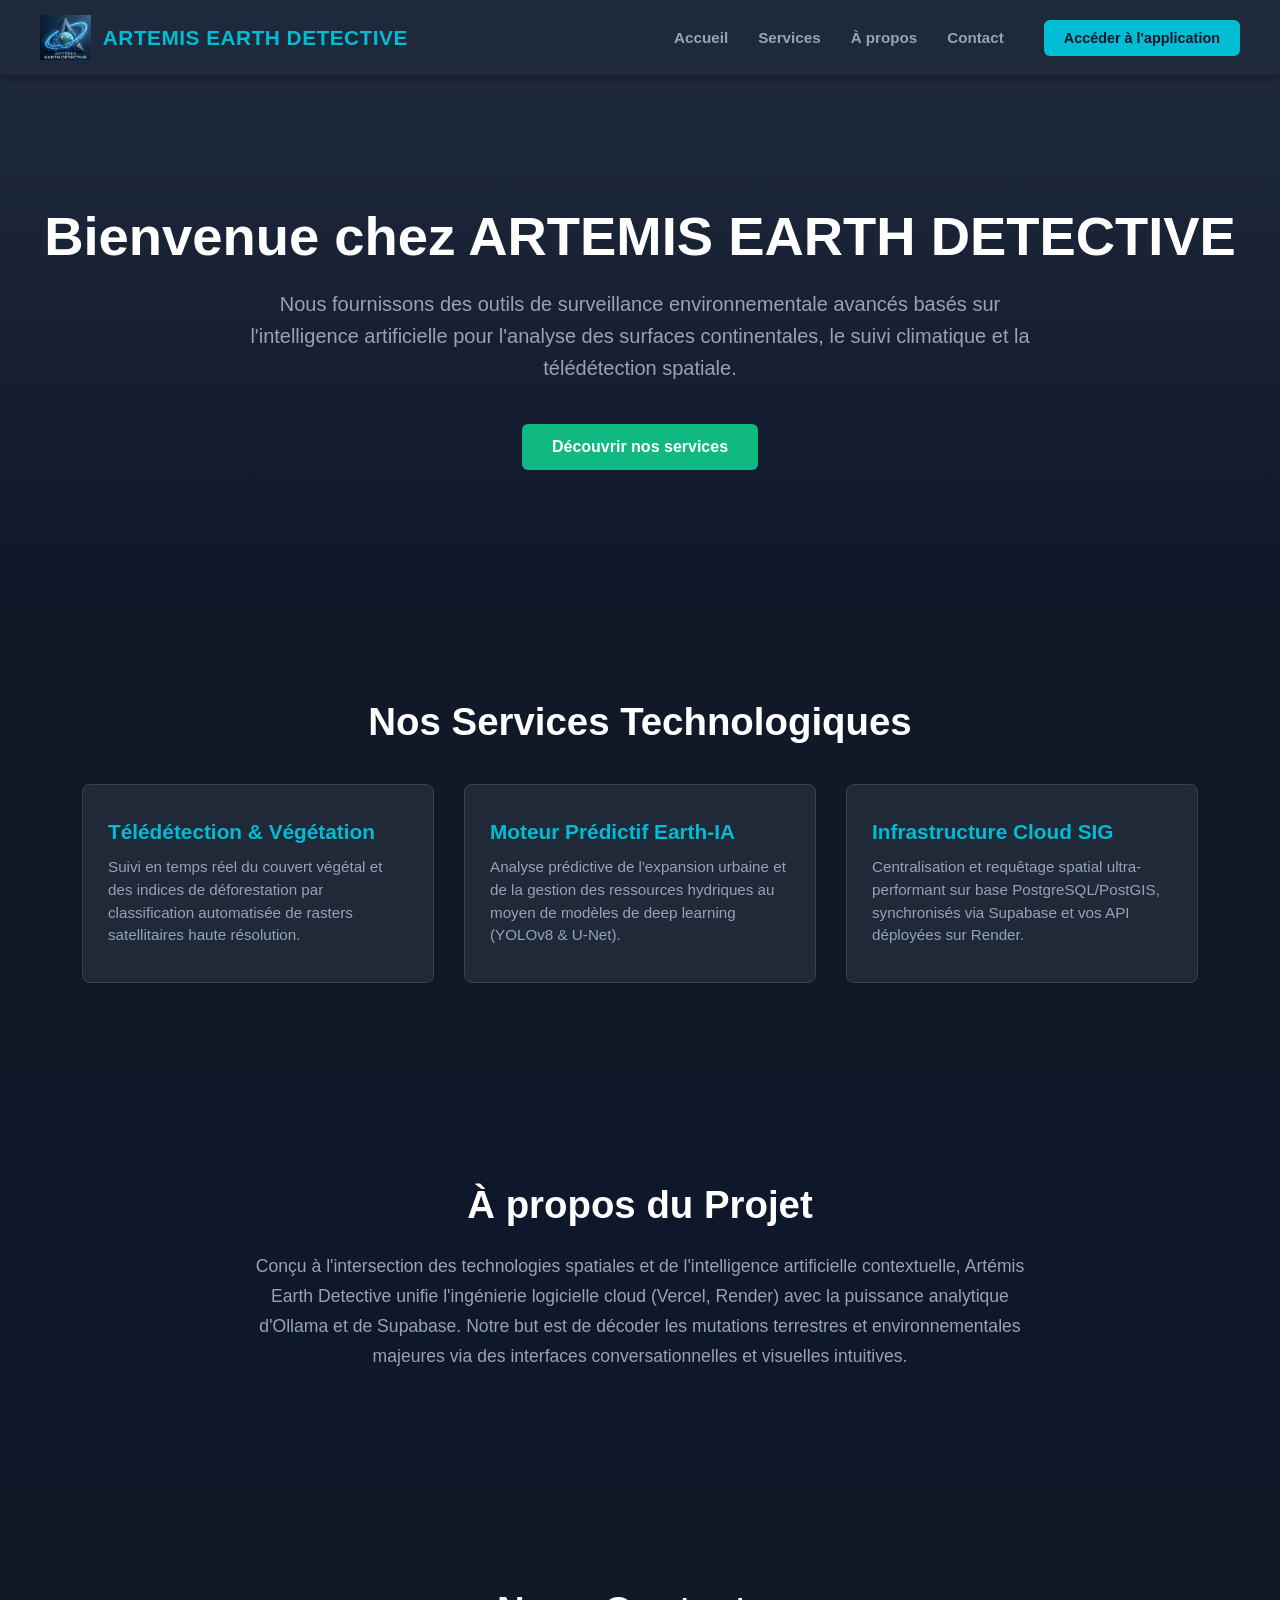
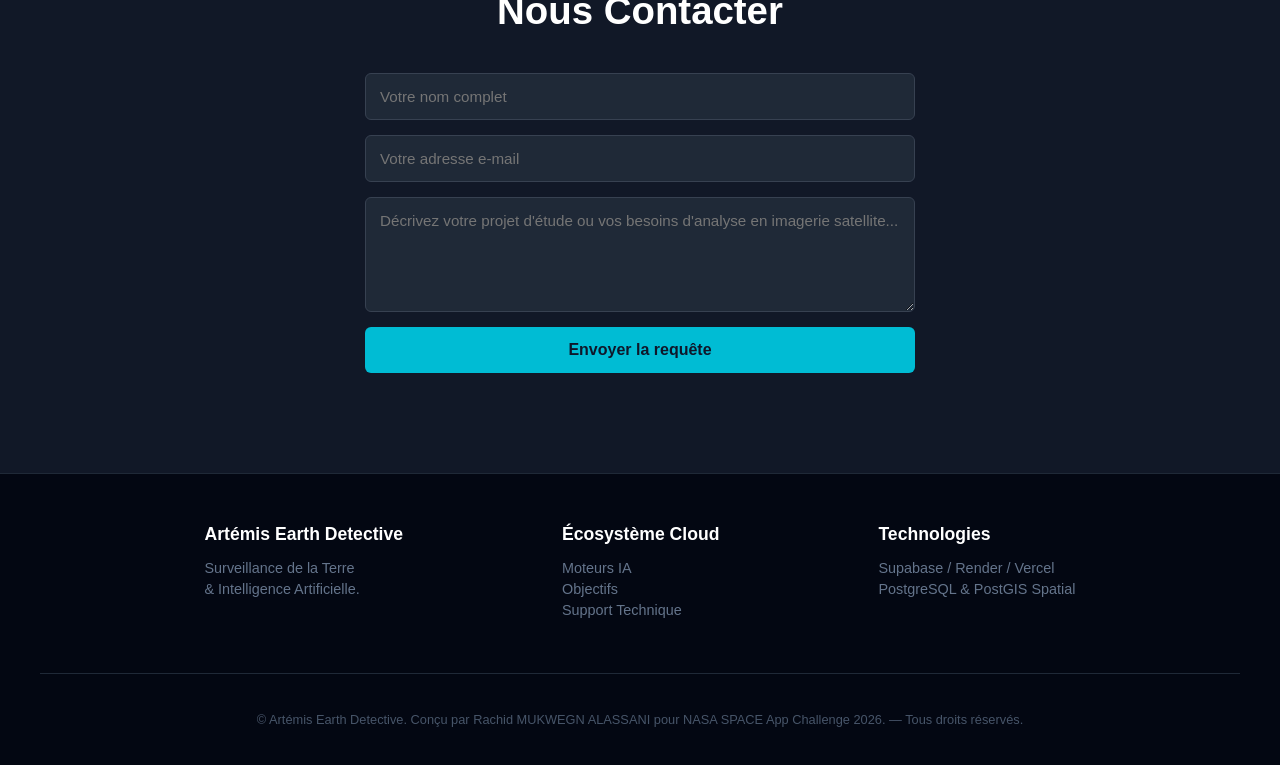
<file: frontend/site-vitrine/index.html>
<!DOCTYPE html>
<html lang="fr">
<head>
    <meta charset="UTF-8">
    <meta name="viewport" content="width=device-width, initial-scale=1.0">
    <title>ARTEMIS EARTH DETECTIVE - Site Officiel</title>
    <!-- Liaison de la feuille de style externe propre -->
    <link rel="stylesheet" href="vitrine.css">
</head>
<body>

    <!-- BARRE DE NAVIGATION DYNAMIQUE -->
    <header class="vitrine-header">
        <div class="logo-container">
            <img src="artemis-logo.png" alt="Logo" class="vitrine-logo-img">
            <span class="vitrine-logo-text">ARTEMIS EARTH DETECTIVE</span>
        </div>
        
        <nav class="navigation">
            <a href="#accueil">Accueil</a>
            <a href="#services">Services</a>
            <a href="#propos">À propos</a>
            <a href="#contact">Contact</a>
        </nav>
        
        <!-- Redirection vers le module d'accès de votre application déployée -->
        <a href="https://artemis-earth-detective.onrender.com/" class="btn-cta">Accéder à l'application</a>
    </header>

    <!-- 1. SECTION ACCUEIL (HERO) -->
    <section id="accueil" class="hero-section">
        <h1>Bienvenue chez ARTEMIS EARTH DETECTIVE</h1>
        <p>Nous fournissons des outils de surveillance environnementale avancés basés sur l'intelligence artificielle pour l'analyse des surfaces continentales, le suivi climatique et la télédétection spatiale.</p>
        <a href="#services" class="btn-main">Découvrir nos services</a>
    </section>

    <!-- 2. SECTION SERVICES -->
    <section id="services" class="services-section">
        <h2>Nos Services Technologiques</h2>
        <div class="services-grid">
            <div class="card">
                <h3>Télédétection & Végétation</h3>
                <p>Suivi en temps réel du couvert végétal et des indices de déforestation par classification automatisée de rasters satellitaires haute résolution.</p>
            </div>
            <div class="card">
                <h3>Moteur Prédictif Earth-IA</h3>
                <p>Analyse prédictive de l'expansion urbaine et de la gestion des ressources hydriques au moyen de modèles de deep learning (YOLOv8 & U-Net).</p>
            </div>
            <div class="card">
                <h3>Infrastructure Cloud SIG</h3>
                <p>Centralisation et requêtage spatial ultra-performant sur base PostgreSQL/PostGIS, synchronisés via Supabase et vos API déployées sur Render.</p>
            </div>
        </div>
    </section>

    <!-- 3. SECTION À PROPOS -->
    <section id="propos" class="about-section">
        <h2>À propos du Projet</h2>
        <div class="about-content">
            <p>Conçu à l'intersection des technologies spatiales et de l'intelligence artificielle contextuelle, Artémis Earth Detective unifie l'ingénierie logicielle cloud (Vercel, Render) avec la puissance analytique d'Ollama et de Supabase. Notre but est de décoder les mutations terrestres et environnementales majeures via des interfaces conversationnelles et visuelles intuitives.</p>
        </div>
    </section>

    <!-- 4. SECTION CONTACT -->
    <section id="contact" class="contact-section">
        <h2>Nous Contacter</h2>
        <form class="contact-form" onsubmit="event.preventDefault(); alert('Votre requête d\'analyse environnementale a été transmise avec succès à l\'équipe Artémis !');">
            <input type="text" placeholder="Votre nom complet" required>
            <input type="email" placeholder="Votre adresse e-mail" required>
            <textarea placeholder="Décrivez votre projet d'étude ou vos besoins d'analyse en imagerie satellite..." rows="5" required></textarea>
            <button type="submit">Envoyer la requête</button>
        </form>
    </section>

    <!-- FOOTER ET DROITS D'AUTEUR -->
    <footer class="vitrine-footer">
        <div class="footer-grid">
            <div class="footer-col">
                <h4>Artémis Earth Detective</h4>
                <p>Surveillance de la Terre</p>
                <p>& Intelligence Artificielle.</p>
            </div>
            <div class="footer-col">
                <h4>Écosystème Cloud</h4>
                <a href="#services">Moteurs IA</a>
                <a href="#propos">Objectifs</a>
                <a href="#contact">Support Technique</a>
            </div>
            <div class="footer-col">
                <h4>Technologies</h4>
                <p>Supabase / Render / Vercel</p>
                <p>PostgreSQL & PostGIS Spatial</p>
            </div>
        </div>
        
        <div class="sub-footer">
            <p>&copy; Artémis Earth Detective. Conçu par Rachid MUKWEGN ALASSANI pour NASA SPACE App Challenge 2026. — Tous droits réservés.</p>
        </div>
    </footer>

    <script src="vitrine.js"></script>

</body>
</html>
</file>
<file: frontend/site-vitrine/vitrine.css>
/* --- RESET ET DESIGN DE FOND GLOBAL (TECH DEGRADÉ) --- */
html, body {
    margin: 0;
    padding: 0;
    font-family: 'Segoe UI', Tahoma, Geneva, Verdana, sans-serif !important;
    background-color: #0f172a; /* Bleu nuit profond */
    color: #f8fafc;
    scroll-behavior: smooth;
}

/* --- HEADER ACCROCHÉ ET HORIZONTAL --- */
.vitrine-header {
    display: flex !important;
    justify-content: space-between !important;
    align-items: center !important;
    padding: 15px 40px;
    background-color: #1e293b !important; /* Gris-bleu foncé */
    box-shadow: 0 4px 10px rgba(0, 0, 0, 0.3);
    position: sticky; 
    top: 0;
    z-index: 1000;
}

.logo-container {
    display: flex;
    align-items: center;
    gap: 12px;
}

.vitrine-logo-img {
    height: 45px !important;
    width: auto !important;
    object-fit: contain;
}

.vitrine-logo-text {
    font-size: 1.3rem;
    font-weight: bold;
    color: #00bcd4; /* Accentuation Cyan */
    letter-spacing: 0.5px;
}

.navigation {
    display: flex !important;
    flex-direction: row !important;
    gap: 30px;
    margin-left: auto; 
    margin-right: 40px;
}

.navigation a {
    text-decoration: none;
    color: #94a3b8; 
    font-weight: 600;
    font-size: 0.95rem;
    transition: color 0.3s ease;
}

.navigation a:hover {
    color: #ffffff;
}

.btn-cta {
    background-color: #00bcd4;
    color: #0f172a !important;
    padding: 10px 20px;
    border-radius: 6px;
    text-decoration: none;
    font-weight: bold;
    font-size: 0.9rem;
    transition: background 0.3s ease;
}

.btn-cta:hover {
    background-color: #0097a7;
}

/* --- CONFIGURATION DES SECTIONS --- */
section {
    padding: 100px 40px;
    text-align: center;
}

section h2 {
    font-size: 2.4rem;
    color: #ffffff;
    margin-top: 0;
    margin-bottom: 25px;
}

/* --- 1. SECTION ACCUEIL (HERO) --- */
.hero-section {
    background: linear-gradient(180deg, #1e293b 0%, #0f172a 100%);
    padding: 130px 40px;
}

.hero-section h1 {
    font-size: 3.4rem;
    margin-top: 0;
    margin-bottom: 20px;
    color: #ffffff;
}

.hero-section p {
    font-size: 1.25rem;
    color: #94a3b8;
    max-width: 800px;
    margin: 0 auto 40px auto;
    line-height: 1.6;
}

.btn-main {
    display: inline-block;
    background-color: #10b981; 
    color: white;
    padding: 14px 30px;
    border-radius: 6px;
    text-decoration: none;
    font-weight: bold;
    font-size: 1rem;
    transition: transform 0.2s ease, background 0.2s ease;
}

.btn-main:hover {
    background-color: #059669;
    transform: scale(1.02);
}

/* --- 2. SECTION SERVICES --- */
.services-section {
    background-color: #111827; 
}

.services-grid {
    display: flex;
    justify-content: center;
    gap: 30px;
    flex-wrap: wrap;
    margin-top: 40px;
}

.card {
    background: #1f2937;
    padding: 35px 25px;
    border-radius: 8px;
    border: 1px solid #374151;
    max-width: 300px;
    text-align: left;
    transition: transform 0.3s ease, box-shadow 0.3s ease;
}

.card:hover {
    transform: translateY(-5px);
    box-shadow: 0 10px 20px rgba(0, 0, 0, 0.3);
    border-color: #4b5563;
}

.card h3 {
    color: #00bcd4;
    margin-top: 0;
    font-size: 1.3rem;
    margin-bottom: 12px;
}

.card p {
    color: #94a3b8;
    font-size: 0.95rem;
    line-height: 1.5;
    margin: 0;
}

/* --- 3. SECTION À PROPOS --- */
.about-section {
    background-color: #0f172a;
}

.about-content {
    max-width: 800px;
    margin: 0 auto;
    color: #94a3b8;
    font-size: 1.1rem;
    line-height: 1.7;
}

/* --- 4. SECTION CONTACT --- */
.contact-section {
    background-color: #111827;
}

.contact-form {
    display: flex;
    flex-direction: column;
    max-width: 550px;
    margin: 40px auto 0 auto;
    gap: 15px;
}

.contact-form input, .contact-form textarea {
    padding: 14px;
    background-color: #1f2937;
    border: 1px solid #374151;
    border-radius: 6px;
    color: white;
    font-family: inherit;
    font-size: 0.95rem;
    outline: none;
    transition: border-color 0.3s ease;
}

.contact-form input:focus, .contact-form textarea:focus {
    border-color: #00bcd4;
}

.contact-form button {
    background-color: #00bcd4;
    color: #0f172a;
    border: none;
    padding: 14px;
    font-weight: bold;
    font-size: 1rem;
    border-radius: 6px;
    cursor: pointer;
    transition: background 0.3s ease;
}

.contact-form button:hover {
    background-color: #0097a7;
}

/* --- FOOTER ET DROITS D'AUTEUR --- */
.vitrine-footer {
    background-color: #030712; 
    padding: 50px 40px 25px 40px;
    text-align: center;
    border-top: 1px solid #1f2937;
}

.footer-grid {
    display: flex;
    justify-content: space-around;
    flex-wrap: wrap;
    gap: 30px;
    max-width: 1000px;
    margin: 0 auto 40px auto;
    text-align: left;
}

.footer-col h4 {
    color: #ffffff;
    margin-top: 0;
    margin-bottom: 15px;
    font-size: 1.1rem;
}

.footer-col p, .footer-col a {
    color: #64748b;
    font-size: 0.9rem;
    text-decoration: none;
    margin: 5px 0;
    display: block;
}

.footer-col a:hover {
    color: #00bcd4;
}

.sub-footer {
    margin-top: 50px; 
    padding-top: 25px;
    border-top: 1px solid #1f2937; 
    color: #475569;
    font-size: 0.8rem;
}
</file>
